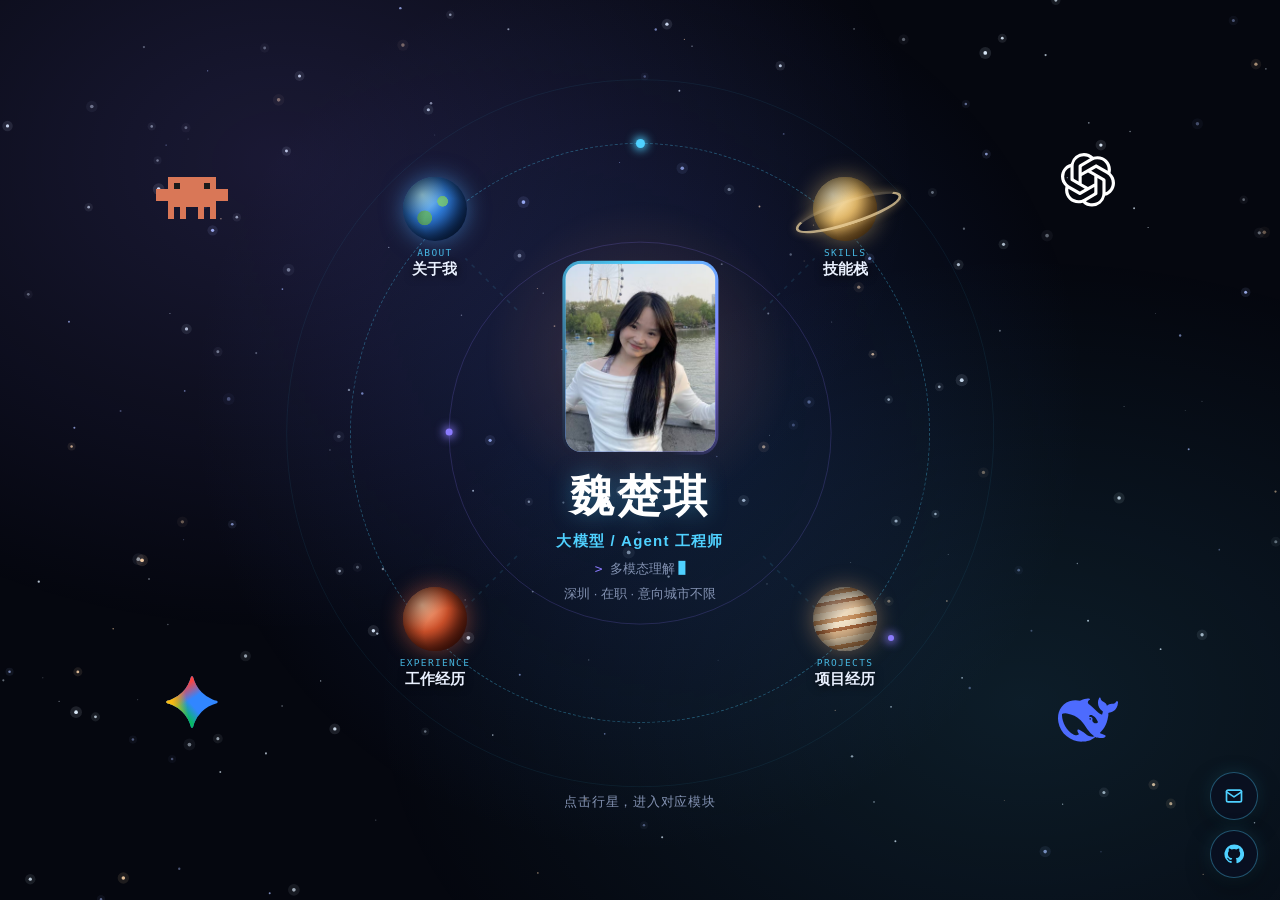
<file: index.html>
<!doctype html>
<html lang="zh-CN">
<head>
  <meta charset="utf-8">
  <meta name="viewport" content="width=device-width, initial-scale=1">
  <title>魏楚琪 · 大模型 / Agent 工程师</title>
  <meta name="description" content="魏楚琪的个人主页：大模型 / Agent 工程师，项目演示、技能与工作经历。">
  <meta name="theme-color" content="#05070f">
  <link rel="stylesheet" href="assets/style.css">
</head>
<body>
  <!-- 全站星空背景 -->
  <canvas class="space" aria-hidden="true"></canvas>

  <!-- ① 首页：名字为恒星，各模块是环绕的行星 -->
  <main class="hub" id="hub">
    <!-- AI 小伙伴：Claude 像素小螃蟹，以及 ChatGPT、Gemini、DeepSeek 官方图标；原地像星星一样闪烁 -->
    <div class="sprites">
      <span class="sprite s-claude" data-name="Claude" style="--x: 15%; --y: 22%; --tw: 0s"><svg class="pixel" viewBox="0 0 12 7" role="img" aria-label="Claude"><rect x="2" y="0" width="1" height="1" fill="#d97757"/><rect x="3" y="0" width="1" height="1" fill="#d97757"/><rect x="4" y="0" width="1" height="1" fill="#d97757"/><rect x="5" y="0" width="1" height="1" fill="#d97757"/><rect x="6" y="0" width="1" height="1" fill="#d97757"/><rect x="7" y="0" width="1" height="1" fill="#d97757"/><rect x="8" y="0" width="1" height="1" fill="#d97757"/><rect x="9" y="0" width="1" height="1" fill="#d97757"/><rect x="2" y="1" width="1" height="1" fill="#d97757"/><rect x="3" y="1" width="1" height="1" fill="#1b1b1b"/><rect x="4" y="1" width="1" height="1" fill="#d97757"/><rect x="5" y="1" width="1" height="1" fill="#d97757"/><rect x="6" y="1" width="1" height="1" fill="#d97757"/><rect x="7" y="1" width="1" height="1" fill="#d97757"/><rect x="8" y="1" width="1" height="1" fill="#1b1b1b"/><rect x="9" y="1" width="1" height="1" fill="#d97757"/><rect x="0" y="2" width="1" height="1" fill="#d97757"/><rect x="1" y="2" width="1" height="1" fill="#d97757"/><rect x="2" y="2" width="1" height="1" fill="#d97757"/><rect x="3" y="2" width="1" height="1" fill="#d97757"/><rect x="4" y="2" width="1" height="1" fill="#d97757"/><rect x="5" y="2" width="1" height="1" fill="#d97757"/><rect x="6" y="2" width="1" height="1" fill="#d97757"/><rect x="7" y="2" width="1" height="1" fill="#d97757"/><rect x="8" y="2" width="1" height="1" fill="#d97757"/><rect x="9" y="2" width="1" height="1" fill="#d97757"/><rect x="10" y="2" width="1" height="1" fill="#d97757"/><rect x="11" y="2" width="1" height="1" fill="#d97757"/><rect x="0" y="3" width="1" height="1" fill="#d97757"/><rect x="1" y="3" width="1" height="1" fill="#d97757"/><rect x="2" y="3" width="1" height="1" fill="#d97757"/><rect x="3" y="3" width="1" height="1" fill="#d97757"/><rect x="4" y="3" width="1" height="1" fill="#d97757"/><rect x="5" y="3" width="1" height="1" fill="#d97757"/><rect x="6" y="3" width="1" height="1" fill="#d97757"/><rect x="7" y="3" width="1" height="1" fill="#d97757"/><rect x="8" y="3" width="1" height="1" fill="#d97757"/><rect x="9" y="3" width="1" height="1" fill="#d97757"/><rect x="10" y="3" width="1" height="1" fill="#d97757"/><rect x="11" y="3" width="1" height="1" fill="#d97757"/><rect x="2" y="4" width="1" height="1" fill="#d97757"/><rect x="3" y="4" width="1" height="1" fill="#d97757"/><rect x="4" y="4" width="1" height="1" fill="#d97757"/><rect x="5" y="4" width="1" height="1" fill="#d97757"/><rect x="6" y="4" width="1" height="1" fill="#d97757"/><rect x="7" y="4" width="1" height="1" fill="#d97757"/><rect x="8" y="4" width="1" height="1" fill="#d97757"/><rect x="9" y="4" width="1" height="1" fill="#d97757"/><rect x="2" y="5" width="1" height="1" fill="#d97757"/><rect x="4" y="5" width="1" height="1" fill="#d97757"/><rect x="7" y="5" width="1" height="1" fill="#d97757"/><rect x="9" y="5" width="1" height="1" fill="#d97757"/><rect x="2" y="6" width="1" height="1" fill="#d97757"/><rect x="4" y="6" width="1" height="1" fill="#d97757"/><rect x="7" y="6" width="1" height="1" fill="#d97757"/><rect x="9" y="6" width="1" height="1" fill="#d97757"/></svg></span>
      <span class="sprite s-gpt" data-name="ChatGPT" style="--x: 85%; --y: 20%; --tw: -1.1s"><svg viewBox="0 0 24 24" fill="currentColor" fill-rule="evenodd" role="img" aria-label="ChatGPT"><path d="M9.205 8.658v-2.26c0-.19.072-.333.238-.428l4.543-2.616c.619-.357 1.356-.523 2.117-.523 2.854 0 4.662 2.212 4.662 4.566 0 .167 0 .357-.024.547l-4.71-2.759a.797.797 0 00-.856 0l-5.97 3.473zm10.609 8.8V12.06c0-.333-.143-.57-.429-.737l-5.97-3.473 1.95-1.118a.433.433 0 01.476 0l4.543 2.617c1.309.76 2.189 2.378 2.189 3.948 0 1.808-1.07 3.473-2.76 4.163zM7.802 12.703l-1.95-1.142c-.167-.095-.239-.238-.239-.428V5.899c0-2.545 1.95-4.472 4.591-4.472 1 0 1.927.333 2.712.928L8.23 5.067c-.285.166-.428.404-.428.737v6.898zM12 15.128l-2.795-1.57v-3.33L12 8.658l2.795 1.57v3.33L12 15.128zm1.796 7.23c-1 0-1.927-.332-2.712-.927l4.686-2.712c.285-.166.428-.404.428-.737v-6.898l1.974 1.142c.167.095.238.238.238.428v5.233c0 2.545-1.974 4.472-4.614 4.472zm-5.637-5.303l-4.544-2.617c-1.308-.761-2.188-2.378-2.188-3.948A4.482 4.482 0 014.21 6.327v5.423c0 .333.143.571.428.738l5.947 3.449-1.95 1.118a.432.432 0 01-.476 0zm-.262 3.9c-2.688 0-4.662-2.021-4.662-4.519 0-.19.024-.38.047-.57l4.686 2.71c.286.167.571.167.856 0l5.97-3.448v2.26c0 .19-.07.333-.237.428l-4.543 2.616c-.619.357-1.356.523-2.117.523zm5.899 2.83a5.947 5.947 0 005.827-4.756C22.287 18.339 24 15.84 24 13.296c0-1.665-.713-3.282-1.998-4.448.119-.5.19-.999.19-1.498 0-3.401-2.759-5.947-5.946-5.947-.642 0-1.26.095-1.88.31A5.962 5.962 0 0010.205 0a5.947 5.947 0 00-5.827 4.757C1.713 5.447 0 7.945 0 10.49c0 1.666.713 3.283 1.998 4.448-.119.5-.19 1-.19 1.499 0 3.401 2.759 5.946 5.946 5.946.642 0 1.26-.095 1.88-.309a5.96 5.96 0 004.162 1.713z"/></svg></span>
      <span class="sprite s-gemini" data-name="Gemini" style="--x: 15%; --y: 78%; --tw: -2.2s"><svg viewBox="0 0 24 24" role="img" aria-label="Gemini"><path d="M20.616 10.835a14.147 14.147 0 01-4.45-3.001 14.111 14.111 0 01-3.678-6.452.503.503 0 00-.975 0 14.134 14.134 0 01-3.679 6.452 14.155 14.155 0 01-4.45 3.001c-.65.28-1.318.505-2.002.678a.502.502 0 000 .975c.684.172 1.35.397 2.002.677a14.147 14.147 0 014.45 3.001 14.112 14.112 0 013.679 6.453.502.502 0 00.975 0c.172-.685.397-1.351.677-2.003a14.145 14.145 0 013.001-4.45 14.113 14.113 0 016.453-3.678.503.503 0 000-.975 13.245 13.245 0 01-2.003-.678z" fill="#3186FF"/><path d="M20.616 10.835a14.147 14.147 0 01-4.45-3.001 14.111 14.111 0 01-3.678-6.452.503.503 0 00-.975 0 14.134 14.134 0 01-3.679 6.452 14.155 14.155 0 01-4.45 3.001c-.65.28-1.318.505-2.002.678a.502.502 0 000 .975c.684.172 1.35.397 2.002.677a14.147 14.147 0 014.45 3.001 14.112 14.112 0 013.679 6.453.502.502 0 00.975 0c.172-.685.397-1.351.677-2.003a14.145 14.145 0 013.001-4.45 14.113 14.113 0 016.453-3.678.503.503 0 000-.975 13.245 13.245 0 01-2.003-.678z" fill="url(#lobe-icons-gemini-fill-0)"/><path d="M20.616 10.835a14.147 14.147 0 01-4.45-3.001 14.111 14.111 0 01-3.678-6.452.503.503 0 00-.975 0 14.134 14.134 0 01-3.679 6.452 14.155 14.155 0 01-4.45 3.001c-.65.28-1.318.505-2.002.678a.502.502 0 000 .975c.684.172 1.35.397 2.002.677a14.147 14.147 0 014.45 3.001 14.112 14.112 0 013.679 6.453.502.502 0 00.975 0c.172-.685.397-1.351.677-2.003a14.145 14.145 0 013.001-4.45 14.113 14.113 0 016.453-3.678.503.503 0 000-.975 13.245 13.245 0 01-2.003-.678z" fill="url(#lobe-icons-gemini-fill-1)"/><path d="M20.616 10.835a14.147 14.147 0 01-4.45-3.001 14.111 14.111 0 01-3.678-6.452.503.503 0 00-.975 0 14.134 14.134 0 01-3.679 6.452 14.155 14.155 0 01-4.45 3.001c-.65.28-1.318.505-2.002.678a.502.502 0 000 .975c.684.172 1.35.397 2.002.677a14.147 14.147 0 014.45 3.001 14.112 14.112 0 013.679 6.453.502.502 0 00.975 0c.172-.685.397-1.351.677-2.003a14.145 14.145 0 013.001-4.45 14.113 14.113 0 016.453-3.678.503.503 0 000-.975 13.245 13.245 0 01-2.003-.678z" fill="url(#lobe-icons-gemini-fill-2)"/><defs><linearGradient gradientUnits="userSpaceOnUse" id="lobe-icons-gemini-fill-0" x1="7" x2="11" y1="15.5" y2="12"><stop stop-color="#08B962"/><stop offset="1" stop-color="#08B962" stop-opacity="0"/></linearGradient><linearGradient gradientUnits="userSpaceOnUse" id="lobe-icons-gemini-fill-1" x1="8" x2="11.5" y1="5.5" y2="11"><stop stop-color="#F94543"/><stop offset="1" stop-color="#F94543" stop-opacity="0"/></linearGradient><linearGradient gradientUnits="userSpaceOnUse" id="lobe-icons-gemini-fill-2" x1="3.5" x2="17.5" y1="13.5" y2="12"><stop stop-color="#FABC12"/><stop offset=".46" stop-color="#FABC12" stop-opacity="0"/></linearGradient></defs></svg></span>
      <span class="sprite s-deepseek" data-name="DeepSeek" style="--x: 85%; --y: 80%; --tw: -0.6s"><svg viewBox="0 0 24 24" fill="currentColor" fill-rule="evenodd" role="img" aria-label="DeepSeek"><path d="M23.748 4.482c-.254-.124-.364.113-.512.234-.051.039-.094.09-.137.136-.372.397-.806.657-1.373.626-.829-.046-1.537.214-2.163.848-.133-.782-.575-1.248-1.247-1.548-.352-.156-.708-.311-.955-.65-.172-.241-.219-.51-.305-.774-.055-.16-.11-.323-.293-.35-.2-.031-.278.136-.356.276-.313.572-.434 1.202-.422 1.84.027 1.436.633 2.58 1.838 3.393.137.093.172.187.129.323-.082.28-.18.552-.266.833-.055.179-.137.217-.329.14a5.526 5.526 0 01-1.736-1.18c-.857-.828-1.631-1.742-2.597-2.458a11.365 11.365 0 00-.689-.471c-.985-.957.13-1.743.388-1.836.27-.098.093-.432-.779-.428-.872.004-1.67.295-2.687.684a3.055 3.055 0 01-.465.137 9.597 9.597 0 00-2.883-.102c-1.885.21-3.39 1.102-4.497 2.623C.082 8.606-.231 10.684.152 12.85c.403 2.284 1.569 4.175 3.36 5.653 1.858 1.533 3.997 2.284 6.438 2.14 1.482-.085 3.133-.284 4.994-1.86.47.234.962.327 1.78.397.63.059 1.236-.03 1.705-.128.735-.156.684-.837.419-.961-2.155-1.004-1.682-.595-2.113-.926 1.096-1.296 2.746-2.642 3.392-7.003.05-.347.007-.565 0-.845-.004-.17.035-.237.23-.256a4.173 4.173 0 001.545-.475c1.396-.763 1.96-2.015 2.093-3.517.02-.23-.004-.467-.247-.588zM11.581 18c-2.089-1.642-3.102-2.183-3.52-2.16-.392.024-.321.471-.235.763.09.288.207.486.371.739.114.167.192.416-.113.603-.673.416-1.842-.14-1.897-.167-1.361-.802-2.5-1.86-3.301-3.307-.774-1.393-1.224-2.887-1.298-4.482-.02-.386.093-.522.477-.592a4.696 4.696 0 011.529-.039c2.132.312 3.946 1.265 5.468 2.774.868.86 1.525 1.887 2.202 2.891.72 1.066 1.494 2.082 2.48 2.914.348.292.625.514.891.677-.802.09-2.14.11-3.054-.614zm1-6.44a.306.306 0 01.415-.287.302.302 0 01.2.288.306.306 0 01-.31.307.303.303 0 01-.304-.308zm3.11 1.596c-.2.081-.399.151-.59.16a1.245 1.245 0 01-.798-.254c-.274-.23-.47-.358-.552-.758a1.73 1.73 0 01.016-.588c.07-.327-.008-.537-.239-.727-.187-.156-.426-.199-.688-.199a.559.559 0 01-.254-.078c-.11-.054-.2-.19-.114-.358.028-.054.16-.186.192-.21.356-.202.767-.136 1.146.016.352.144.618.408 1.001.782.391.451.462.576.685.914.176.265.336.537.445.848.067.195-.019.354-.25.452z" fill="#4D6BFE"/></svg></span>
    </div>

    <div class="orbit">
      <div class="orbit-ring r3" aria-hidden="true"></div>
      <div class="orbit-ring r1" aria-hidden="true"></div>
      <div class="orbit-ring r2" aria-hidden="true"></div>
      <svg class="spokes" aria-hidden="true"></svg>
      <div class="core">
        <div class="corona" aria-hidden="true"></div>
        <!-- 头像：把照片存为 assets/img/avatar.jpg 即自动显示；没有照片时显示“魏”字 -->
        <div class="avatar-wrap">
          <div class="avatar" aria-label="魏楚琪的头像">
            <span>魏</span>
            <img src="assets/img/avatar.jpg" alt="魏楚琪" onerror="this.remove()">
          </div>
        </div>
        <h1>魏楚琪</h1>
        <p class="core-role">大模型 / Agent 工程师</p>
        <p class="core-type" data-type="多模态理解|领域微调与后训练|多 Agent 系统|端侧部署">多模态理解</p>
        <p class="core-facts">深圳 · 在职 · 意向城市不限</p>
      </div>
      <nav class="planets" aria-label="主页模块">
        <a class="planet p-earth" href="#about" style="--i: 0"><i class="globe"></i><span><small>ABOUT</small><b>关于我</b></span></a>
        <a class="planet p-saturn" href="#skills" style="--i: 1"><i class="globe"></i><span><small>SKILLS</small><b>技能栈</b></span></a>
        <a class="planet p-jupiter" href="#projects" style="--i: 2"><i class="globe"></i><span><small>PROJECTS</small><b>项目经历</b></span></a>
        <a class="planet p-mars" href="#experience" style="--i: 3"><i class="globe"></i><span><small>EXPERIENCE</small><b>工作经历</b></span></a>
      </nav>
    </div>
    <p class="hub-facts">深圳 · 在职 · 意向城市不限</p>
    <p class="hub-hint">点击行星，进入对应模块</p>
  </main>

  <!-- ② 详情页：每次只显示一个模块 -->
  <div class="detail" id="detail">
    <header class="detail-bar">
      <div class="wrap">
        <a class="back" href="#">← 返回星系</a>
        <nav class="tabs" aria-label="模块切换">
          <a href="#about"><i class="dot p-earth"></i>关于我</a>
          <a href="#skills"><i class="dot p-saturn"></i>技能栈</a>
          <a href="#projects"><i class="dot p-jupiter"></i>项目经历</a>
          <a href="#experience"><i class="dot p-mars"></i>工作经历</a>
        </nav>
      </div>
    </header>

    <div class="wrap">
      <!-- 关于我 -->
      <section class="section" data-view="about">
        <i class="big-planet p-earth" aria-hidden="true"></i>
        <div class="section-head">
          <p class="eyebrow">ABOUT</p>
          <h2>关于我</h2>
        </div>
        <div class="about">
          <div class="about-text glass">
            <p>具备大模型训练与 Agent 系统研发能力，覆盖多模态理解、金融文档、专利文本与端侧时序等场景，可独立完成领域数据构建、微调与后训练、多 Agent 架构设计及评测驱动的工程落地。</p>
            <p>现任职于深圳市宠智联科技有限公司，负责宠物智能硬件产品线的核心算法：音视频大模型的领域适配、项圈六轴行为识别与端侧部署，以及融合多源证据的意图理解 Agent。</p>
          </div>
          <aside class="about-card glass">
            <dl>
              <dt>现职</dt><dd>大模型工程师 · 深圳市宠智联科技</dd>
              <dt>方向</dt><dd>多模态大模型 · Agent 系统 · 后训练</dd>
              <dt>所在地</dt><dd>深圳（意向城市不限）</dd>
            </dl>
          </aside>
        </div>
        <h3 class="sub-title">关键成果</h3>
        <div class="stats">
          <div class="stat glass"><b>+41.2</b><span>宠物音视频模型狗分类准确率较基座提升（百分点）</span></div>
          <div class="stat glass"><b>95.3%</b><span>研报核查系统封存验收集错误召回率</span></div>
          <div class="stat glass"><b>53.7 万</b><span>由 25,224 页年报构建的可溯源结构化事实</span></div>
          <div class="stat glass"><b>21.6 KB</b><span>INT8 量化后的端侧行为识别模型</span></div>
        </div>
      </section>

      <!-- 技能栈 -->
      <section class="section" data-view="skills">
        <i class="big-planet p-saturn" aria-hidden="true"></i>
        <div class="section-head">
          <p class="eyebrow">SKILLS</p>
          <h2>技能栈</h2>
        </div>
        <div class="skill-grid">
          <article class="skill-card glass"><header><em>01</em><h3>训练框架与分布式</h3></header><ul class="chips"><li>PyTorch</li><li>Transformers</li><li>PEFT / LoRA</li><li>TRL</li><li>LLaMA Factory</li><li>FSDP</li><li>DeepSpeed ZeRO-3</li></ul></article>
          <article class="skill-card glass"><header><em>02</em><h3>后训练方法</h3></header><ul class="chips"><li>SFT</li><li>DPO</li><li>奖励模型</li><li>Best-of-N 重排</li><li>偏好数据构建</li></ul></article>
          <article class="skill-card glass"><header><em>03</em><h3>多模态</h3></header><ul class="chips"><li>Qwen2.5-Omni</li><li>Qwen3.5</li><li>CLAP</li><li>TMRoPE</li><li>IMU 时序建模</li><li>自监督预训练</li><li>QAT / INT8</li><li>TFLite Micro</li></ul></article>
          <article class="skill-card glass"><header><em>04</em><h3>Agent</h3></header><ul class="chips"><li>LangGraph</li><li>LangChain</li><li>ReAct 工具调用</li><li>多 Agent 编排与路由</li><li>人在回路</li><li>Checkpoint 恢复</li><li>结构化输出校验</li><li>MCP</li></ul></article>
          <article class="skill-card glass"><header><em>05</em><h3>RAG 与检索</h3></header><ul class="chips"><li>BM25</li><li>Milvus</li><li>BGE-M3</li><li>RRF 混合检索</li><li>Cross-Encoder 重排</li><li>上下文压缩</li><li>来源溯源</li></ul></article>
          <article class="skill-card glass"><header><em>06</em><h3>推理与工程</h3></header><ul class="chips"><li>vLLM</li><li>Python</li><li>FastAPI</li><li>SSE</li><li>MQTT</li><li>Redis</li><li>PostgreSQL</li><li>SQLite</li><li>Docker</li><li>GitHub Actions</li></ul></article>
        </div>
      </section>

      <!-- 项目经历：两个项目各占一页；左侧视频固定，右侧 STAR 用滚轮逐项切换 -->
      <section class="section projects" data-view="projects">
        <i class="big-planet p-jupiter" aria-hidden="true"></i>
        <div class="projects-top">
          <div class="section-head">
            <p class="eyebrow">PROJECTS</p>
            <h2>项目经历</h2>
          </div>
          <nav class="pager" aria-label="项目切换">
            <button type="button" data-goto="0"><em>01</em>宠物意图理解 Agent</button>
            <button type="button" data-goto="1"><em>02</em>研报数字核查 Agent</button>
          </nav>
        </div>

        <article class="project" data-project="0">
          <div class="project-media">
            <div class="project-video">
              <video id="v-pet" controls preload="metadata" playsinline poster="assets/img/pet-poster.jpg">
                <source src="assets/video/pet-demo.mp4" type="video/mp4">
              </video>
            </div>
            <ul class="chapters" data-chapters="v-pet">
              <li><button data-t="0"><time>0:00</time>案例 1 · 多源证据一致</button></li>
              <li><button data-t="17"><time>0:17</time>案例 2 · 证据冲突与澄清追问</button></li>
              <li><button data-t="49"><time>0:49</time>系统架构</button></li>
            </ul>
          </div>
          <div class="project-body">
            <div class="project-head">
              <h3>宠物意图理解 Agent</h3>
              <span class="when">深圳市宠智联科技 · 2026.05 – 至今</span>
            </div>
            <p class="project-sub">融合音视频与项圈六轴时序证据的多模态意图理解系统。</p>
            <div class="star">
              <nav class="star-nav" aria-label="STAR 切换">
                <button type="button" data-step="0"><b>S</b>背景</button>
                <button type="button" data-step="1"><b>T</b>任务</button>
                <button type="button" data-step="2"><b>A</b>行动</button>
                <button type="button" data-step="3"><b>R</b>结果</button>
              </nav>
              <div class="star-steps">
                <section class="step">
                  <h4>背景<small>SITUATION</small></h4>
                  <p>宠物行为意图高度依赖时序上下文，同一动作在不同时段语义不同；仅凭十余秒的视频片段，单一视觉模型缺乏判断所需的前因后果。</p>
                </section>
                <section class="step">
                  <h4>任务<small>TASK</small></h4>
                  <p>融合视频理解与个体化的项圈行为记录进行意图推断，并在跨模态证据冲突时保证系统不输出无依据结论。</p>
                </section>
                <section class="step">
                  <h4>行动<small>ACTION</small></h4>
                  <ul>
                    <li>基于 Qwen2.5-Omni-7B 原生音视频建模与领域 LoRA 微调，联合训犬师 / 猫行为分析师建立专家复核的标注流程。</li>
                    <li>构建六轴 IMU 端侧行为识别模型，结合自监督预训练与量化感知训练（QAT），模型压缩至 21.6 KB，经 MQTT 实时识别服务接入项圈与 App。</li>
                    <li>基于 LangGraph 设计多 Agent 系统，按拍摄时刻、前后时段、近 7 天三层时间窗检索行为证据，采用假设—验证式工具调用，冲突时触发澄清追问，基于 checkpoint 实现跨进程会话恢复。</li>
                    <li>以代码级输出校验约束证据引用与结论，59 项故障注入测试全部通过。</li>
                  </ul>
                </section>
                <section class="step">
                  <h4>结果<small>RESULT</small></h4>
                  <div class="results">
                    <div class="result"><b>+15.6 / +41.2</b><span>猫 / 狗分类准确率较基座模型提升（百分点）</span></div>
                    <div class="result"><b>100%</b><span>单视频模型误判样本转入澄清追问</span></div>
                    <div class="result"><b>12 → 1</b><span>静音输入下音频幻觉样本数（猫，n=64）</span></div>
                    <div class="result"><b>116 / 117</b><span>多轮评测中 Agent 行为合规轮次</span></div>
                  </div>
                </section>
              </div>
              <p class="star-hint">滚动鼠标切换 · 也可用 ↑ ↓ 键</p>
            </div>
          </div>
        </article>

        <article class="project" data-project="1">
          <div class="project-media">
            <div class="project-video">
              <video id="v-fin" controls preload="metadata" playsinline poster="assets/img/finagent-poster.jpg">
                <source src="assets/video/finagent-demo.mp4" type="video/mp4">
              </video>
            </div>
            <ul class="chapters" data-chapters="v-fin">
              <li><button data-t="0"><time>0:00</time>稿件提交</button></li>
              <li><button data-t="9"><time>0:09</time>复查 Agent</button></li>
              <li><button data-t="15"><time>0:15</time>修订建议</button></li>
              <li><button data-t="24"><time>0:24</time>原文溯源</button></li>
              <li><button data-t="35"><time>0:35</time>系统架构</button></li>
            </ul>
          </div>
          <div class="project-body">
            <div class="project-head">
              <h3>研报数字核查 Agent</h3>
              <span class="when">2026.03 – 2026.09</span>
            </div>
            <p class="project-sub">研报发布前的数字事实核查系统，逐条溯源至上市公司年报原文。演示稿件为比亚迪 2024 年年报点评。</p>
            <div class="star">
              <nav class="star-nav" aria-label="STAR 切换">
                <button type="button" data-step="0"><b>S</b>背景</button>
                <button type="button" data-step="1"><b>T</b>任务</button>
                <button type="button" data-step="2"><b>A</b>行动</button>
                <button type="button" data-step="3"><b>R</b>结果</button>
              </nav>
              <div class="star-steps">
                <section class="step">
                  <h4>背景<small>SITUATION</small></h4>
                  <p>研报数据须与原始披露逐条一致，而质控人力与发布时效双重受限；生成式模型撰写的点评数字错误率在无原文条件下达 77%–84%。</p>
                </section>
                <section class="step">
                  <h4>任务<small>TASK</small></h4>
                  <p>在发布前自动核查稿件中的每个数字，输出原文值与出处定位，并确保实质性错误零漏检。</p>
                </section>
                <section class="step">
                  <h4>行动<small>ACTION</small></h4>
                  <ul>
                    <li>基于版面解析与 PDF 文本层对齐，将 30 家上市公司 25,224 页年报构建为 53.7 万条可溯源结构化事实，并按披露日实施时点控制，规避前视偏差。</li>
                    <li>设计“LLM 结构化抽取 + 规则引擎核验”的混合架构，LLM 仅承担信息抽取，核验结论由确定性规则给出；以 FSDP + LoRA 微调 Qwen3.5-9B 抽取模型，支持本地私有化部署。</li>
                    <li>基于 LangGraph 编排抽取、核验、复查、修订四个 Agent，经与单 Agent 基线对照，引入复查 Agent 单向告警约束。</li>
                    <li>构建证据溯源审核页，支持由稿件数字直接定位并框选年报原件出处。</li>
                  </ul>
                </section>
                <section class="step">
                  <h4>结果<small>RESULT</small></h4>
                  <div class="results">
                    <div class="result"><b>95.3%</b><span>封存验收集错误召回率</span></div>
                    <div class="result"><b>0 vs 111</b><span>实质性错误漏检（本系统 vs 端到端审稿基线）</span></div>
                    <div class="result"><b>2.95%</b><span>误报率</span></div>
                    <div class="result"><b>46 → 7</b><span>微调后抽取模型误报数</span></div>
                  </div>
                </section>
              </div>
              <p class="star-hint">滚动鼠标切换 · 也可用 ↑ ↓ 键</p>
            </div>
          </div>
        </article>
      </section>

      <!-- 工作经历 -->
      <section class="section" data-view="experience">
        <i class="big-planet p-mars" aria-hidden="true"></i>
        <div class="section-head">
          <p class="eyebrow">EXPERIENCE</p>
          <h2>工作经历</h2>
        </div>
        <ol class="timeline">
          <li class="glass">
            <div class="tl-when">2026.05 – 至今</div>
            <h3 class="tl-title">深圳市宠智联科技有限公司 <span>· 大模型工程师</span></h3>
            <ul>
              <li>独立负责宠物音视频理解模型从数据、训练到推理服务的全链路；领域 LoRA 微调后猫 / 狗分类准确率较基座提升 15.6 / 41.2 个百分点，相关论文投稿中。</li>
              <li>负责六轴 IMU 端侧行为识别模型的训练与交付，结合自监督预训练与 QAT，交付 21.6 KB 的 INT8 端侧推理包及 MQTT 实时识别服务。</li>
              <li>设计融合视频与六轴时序证据的多 Agent 意图理解系统，跨模态证据冲突时触发澄清追问。</li>
            </ul>
            <div class="tl-foot"><ul class="chips"><li>Qwen2.5-Omni</li><li>LoRA</li><li>IMU 时序建模</li><li>QAT / INT8</li><li>LangGraph</li><li>MQTT</li></ul><a class="tl-link" href="#projects">查看项目演示 →</a></div>
          </li>
          <li class="glass">
            <div class="tl-when">2025.04 – 2026.05</div>
            <h3 class="tl-title">北京市润平知识产权代理有限公司 <span>· AI 专利代理师</span></h3>
            <ul>
              <li>负责 AI 领域发明专利撰写，将深度学习、Agent 与多模态方案提炼为“技术问题—实现机制—创新点”。</li>
              <li>参与专利代理 Agent 研发，构建专利指令数据集并参与 Qwen2.5-7B-Instruct 的 LoRA 多任务微调，设计“规划—撰写—审查”多 Agent 流程。</li>
            </ul>
            <div class="tl-foot"><ul class="chips"><li>专利撰写</li><li>指令数据集</li><li>LoRA 多任务微调</li><li>RAG</li><li>多 Agent</li></ul></div>
          </li>
        </ol>
      </section>

    </div>
  </div>

  <!-- 联系方式：常驻页面右下角 -->
  <aside class="dock" aria-label="联系方式">
    <a class="dock-btn" href="mailto:muzibu77@gmail.com" data-label="muzibu77@gmail.com" aria-label="发邮件：muzibu77@gmail.com">
      <svg viewBox="0 0 24 24" fill="none" stroke="currentColor" stroke-width="2" stroke-linecap="round" stroke-linejoin="round" aria-hidden="true"><rect x="3" y="5" width="18" height="14" rx="2"/><path d="m3 7 9 6 9-6"/></svg>
    </a>
    <a class="dock-btn" href="https://github.com/muzibu77-star" target="_blank" rel="noopener" data-label="github.com/muzibu77-star" aria-label="GitHub：muzibu77-star">
      <svg viewBox="0 0 24 24" fill="currentColor" aria-hidden="true"><path d="M12 .5a11.5 11.5 0 0 0-3.64 22.41c.58.1.79-.25.79-.56v-2c-3.2.7-3.88-1.37-3.88-1.37-.53-1.33-1.28-1.69-1.28-1.69-1.05-.71.08-.7.08-.7 1.16.08 1.77 1.19 1.77 1.19 1.03 1.77 2.71 1.26 3.37.96.1-.75.4-1.26.73-1.55-2.55-.29-5.24-1.28-5.24-5.69 0-1.26.45-2.29 1.19-3.09-.12-.29-.52-1.46.11-3.05 0 0 .97-.31 3.17 1.18a11 11 0 0 1 5.77 0c2.2-1.49 3.17-1.18 3.17-1.18.63 1.59.23 2.76.11 3.05.74.8 1.19 1.83 1.19 3.09 0 4.42-2.69 5.39-5.25 5.68.41.36.78 1.06.78 2.14v3.17c0 .31.21.67.8.56A11.5 11.5 0 0 0 12 .5Z"/></svg>
    </a>
  </aside>

  <script src="assets/site.js"></script>
</body>
</html>
</file>
<file: assets/style.css>
/* 全站深空主题 */
@property --ang { syntax: "<angle>"; inherits: false; initial-value: 0deg; }
@property --spin { syntax: "<angle>"; inherits: true; initial-value: 0deg; }
:root {
  --bg: #05070f;
  --surface: rgba(12, 20, 42, .62);
  --surface-2: rgba(255, 255, 255, .05);
  --text: #eaf1ff;
  --text-2: #b8c4de;
  --muted: #8392b2;
  --line: rgba(120, 170, 255, .16);
  --accent: #4fd1ff;
  --accent-2: #8b7bff;
  --accent-soft: rgba(79, 209, 255, .12);
  --radius: 14px;
  --font: "PingFang SC", "Microsoft YaHei", "Noto Sans SC", "Helvetica Neue", Arial, sans-serif;
  --mono: "JetBrains Mono", "Cascadia Mono", Consolas, "SFMono-Regular", monospace;
  color-scheme: dark;
  --k: 1;
}
/* 大屏按窗口尺寸整体放大，--k 由 site.js 计算；屏幕相关单位已在各处除以 --k 抵消 */
.hub, .detail, .dock { zoom: var(--k); }

/* 行星外观：首页行星与页内圆点共用 */
.p-earth { --globe: radial-gradient(circle at 62% 38%, rgba(120, 200, 120, .9) 0 9%, transparent 10%), radial-gradient(circle at 34% 64%, rgba(100, 180, 100, .85) 0 12%, transparent 13%), radial-gradient(circle at 30% 28%, #a9e6ff, #2f7bd8 38%, #123a7a 72%, #071633); --glow: rgba(80, 170, 255, .5); }
.p-saturn { --globe: radial-gradient(circle at 30% 28%, #fff1c9, #e3b96a 40%, #9a6a2c 75%, #3d2a12); --glow: rgba(240, 200, 120, .45); }
.p-jupiter { --globe: radial-gradient(circle at 30% 28%, rgba(255, 255, 255, .35), transparent 45%), repeating-linear-gradient(170deg, #e9d2b0 0 8%, #c48a55 8% 13%, #f1dfc2 13% 20%, #a8683d 20% 24%, #dcb68c 24% 32%); --glow: rgba(230, 170, 110, .45); }
.p-mars { --globe: radial-gradient(circle at 30% 28%, #ffc09a, #d0522b 42%, #7a2412 75%, #2a0a05); --glow: rgba(255, 110, 70, .45); }
.p-neptune { --globe: radial-gradient(circle at 30% 28%, #c4f3ff, #3fa9e8 40%, #1d4fb0 72%, #0a1a45); --glow: rgba(90, 190, 255, .5); }

* { box-sizing: border-box; }
html { -webkit-text-size-adjust: 100%; }
body { margin: 0; background: var(--bg); color: var(--text); font: 16px/1.75 var(--font); }
body.no-scroll { overflow: hidden; }
a { color: var(--accent); text-decoration: none; }
a:hover { text-decoration: underline; text-underline-offset: 3px; }
img, video { max-width: 100%; display: block; }
strong { font-weight: 650; color: var(--text); }
.wrap { max-width: 1240px; margin: 0 auto; padding: 0 28px; }
.space { position: fixed; inset: 0; z-index: 0; width: 100%; height: 100%; pointer-events: none; }
.hub, .detail { position: relative; z-index: 1; }
.glass { background: var(--surface); border: 1px solid var(--line); border-radius: var(--radius); -webkit-backdrop-filter: blur(10px); backdrop-filter: blur(10px); box-shadow: 0 10px 30px rgba(0, 0, 0, .35); }

/* ① 首页：名字为恒星，模块为行星 */
.hub { --c1: #4fd1ff; --c2: #8b7bff; min-height: calc(100vh / var(--k)); min-height: calc(100svh / var(--k)); display: grid; place-items: center; align-content: center; gap: 12px; padding: 32px 16px; overflow: hidden; background: radial-gradient(ellipse at 22% 18%, rgba(139, 123, 255, .16), transparent 45%), radial-gradient(ellipse at 80% 78%, rgba(79, 209, 255, .11), transparent 45%), radial-gradient(circle at 50% 45%, rgba(40, 70, 150, .28), transparent 55%); }
.orbit { --R: min(290px, calc(40vw / var(--k)), calc(38vh / var(--k))); --P: 112px; --rx: 0deg; --ry: 0deg; position: relative; z-index: 2; width: calc(var(--R) * 2 + var(--P)); height: calc(var(--R) * 2 + var(--P)); transform: perspective(1200px) rotateX(var(--rx)) rotateY(var(--ry)); transition: transform .4s ease-out; animation: orbit-spin 90s linear infinite; }
/* 行星绕恒星公转；鼠标停在任一行星上（或键盘聚焦）时暂停 */
.orbit:has(.planet:hover, .planet:focus-visible) { animation-play-state: paused; }
@keyframes orbit-spin { to { --spin: 360deg; } }
.orbit-ring { position: absolute; left: 50%; top: 50%; width: calc(var(--R) * 2 * var(--s, 1)); aspect-ratio: 1; translate: -50% -50%; border-radius: 50%; pointer-events: none; }
.orbit-ring.r1 { border: 1.5px dashed rgba(79, 209, 255, .32); animation: spin 80s linear infinite; }
.orbit-ring.r2 { --s: .66; border: 1px solid rgba(139, 123, 255, .2); animation: spin 36s linear infinite reverse; }
.orbit-ring.r3 { --s: 1.22; border: 1px solid rgba(79, 209, 255, .07); }
.orbit-ring.r1::before, .orbit-ring.r2::before, .orbit-ring.r1::after { content: ""; position: absolute; width: 9px; height: 9px; border-radius: 50%; background: var(--c1); box-shadow: 0 0 10px 2px var(--c1); }
.orbit-ring.r1::before { top: -5px; left: calc(50% - 4.5px); }
.orbit-ring.r1::after { bottom: 14%; right: 6%; width: 6px; height: 6px; background: var(--c2); box-shadow: 0 0 10px 2px var(--c2); }
.orbit-ring.r2::before { top: calc(50% - 4px); left: -4px; width: 7px; height: 7px; background: var(--c2); box-shadow: 0 0 10px 2px var(--c2); }
.spokes { position: absolute; inset: 0; width: 100%; height: 100%; overflow: visible; pointer-events: none; rotate: var(--spin); }
.spokes line { stroke: var(--c1); stroke-width: 1.5; stroke-dasharray: 4 6; opacity: .12; transition: opacity .3s; }
.spokes line.on { opacity: 1; stroke-width: 2; animation: flow .9s linear infinite; }
@keyframes flow { to { stroke-dashoffset: -20; } }

.core { position: absolute; left: 50%; top: 50%; z-index: 2; transform: translate(-50%, -50%); display: grid; justify-items: center; text-align: center; animation: rise .8s ease both; }
.corona { position: absolute; left: 50%; top: 96px; width: 340px; height: 340px; translate: -50% -50%; z-index: -1; border-radius: 50%; background: radial-gradient(circle, rgba(255, 210, 140, .22), rgba(255, 150, 90, .08) 35%, transparent 65%); animation: breathe 6s ease-in-out infinite; pointer-events: none; }
@keyframes breathe { 50% { scale: 1.08; opacity: .8; } }
.avatar-wrap { position: relative; padding: 3px; border-radius: 19px; }
.avatar-wrap::before { content: ""; position: absolute; inset: 0; border-radius: inherit; background: conic-gradient(from var(--ang), var(--c1), var(--c2), transparent 45%, transparent 60%, var(--c1)); animation: ang 5s linear infinite; }
@keyframes ang { to { --ang: 360deg; } }
.avatar { position: relative; width: 150px; height: 188px; border-radius: 16px; overflow: hidden; display: grid; place-items: center; background: linear-gradient(135deg, var(--accent), var(--accent-2)); }
.avatar span { color: #fff; font-size: 64px; font-weight: 700; }
.avatar img { position: absolute; inset: 0; width: 100%; height: 100%; object-fit: cover; }
.core h1 { margin: 16px 0 0; color: #fff; font-size: clamp(30px, calc(4.4vw / var(--k)), 44px); line-height: 1.15; letter-spacing: .06em; text-shadow: 0 0 22px rgba(79, 209, 255, .35); }
.core-role { margin: 6px 0 0; color: var(--c1); font-size: 15px; font-weight: 600; letter-spacing: .08em; }
.core-type { min-height: 1.6em; margin: 4px 0 0; color: var(--muted); font-family: var(--mono); font-size: 13px; }
.core-type::before { content: "> "; color: var(--c2); }
.core-type::after { content: ""; display: inline-block; width: 7px; height: 1.05em; margin-left: 3px; vertical-align: -2px; background: var(--c1); animation: blink 1s steps(1) infinite; }
@keyframes blink { 50% { opacity: 0; } }
.core-facts { margin: 2px 0 0; color: var(--muted); font-size: 13px; }

.planets { position: absolute; inset: 0; z-index: 3; pointer-events: none; }
.planet { pointer-events: auto; }
.planet { --a: calc(-135deg + var(--i) * 90deg + var(--spin)); position: absolute; left: 50%; top: 50%; width: var(--P); height: var(--P); margin: calc(var(--P) / -2) 0 0 calc(var(--P) / -2); display: grid; justify-items: center; align-content: center; gap: 6px; text-align: center; color: var(--text); transform: rotate(var(--a)) translate(var(--R)) rotate(calc(-1 * var(--a))); transition: transform .3s ease; animation: fly-out .9s cubic-bezier(.2, .8, .2, 1) both, bob 4.5s ease-in-out infinite; animation-delay: calc(.3s + var(--i) * .1s), calc(var(--i) * -.9s); }
.globe { position: relative; width: 64px; height: 64px; border-radius: 50%; background: var(--globe); box-shadow: inset -9px -8px 16px rgba(0, 0, 0, .55), 0 0 22px var(--glow); transition: box-shadow .3s; }
.globe::before { content: ""; position: absolute; inset: 0; border-radius: 50%; background: radial-gradient(circle at 72% 72%, transparent 38%, rgba(0, 0, 0, .5) 78%); }
.p-jupiter .globe { background-size: 100% 100%, 200% 100%; animation: bands 14s linear infinite; }
@keyframes bands { to { background-position: 0 0, 200% 0; } }
.p-saturn .globe::after { content: ""; position: absolute; left: -32%; top: 36%; width: 164%; height: 30%; border-radius: 50%; border: 3px solid rgba(240, 214, 160, .75); border-top-color: rgba(240, 214, 160, .25); transform: rotate(-18deg); box-shadow: 0 0 10px rgba(240, 200, 120, .35); }
.planet span { display: grid; line-height: 1.35; }
.planet small { color: var(--c1); font-family: var(--mono); font-size: 9.5px; letter-spacing: .14em; opacity: .85; }
.planet b { font-size: 14.5px; font-weight: 650; text-shadow: 0 1px 8px rgba(0, 0, 0, .8); }
.planet:hover, .planet:focus-visible { text-decoration: none; outline: none; transform: rotate(var(--a)) translate(var(--R)) rotate(calc(-1 * var(--a))) scale(1.15); }
.planet:hover .globe, .planet:focus-visible .globe { box-shadow: inset -9px -8px 16px rgba(0, 0, 0, .5), 0 0 0 5px rgba(79, 209, 255, .14), 0 0 40px var(--glow), 0 0 70px var(--glow); }
@keyframes bob { 50% { translate: 0 -7px; } }

/* AI 小伙伴：固定位置，悬停放大并显示名字 */
.sprites { position: absolute; inset: 0; z-index: 1; pointer-events: none; }
.sprite { position: absolute; left: var(--x); top: var(--y); translate: -50% -50%; pointer-events: auto; cursor: default; animation: twinkle 3.6s ease-in-out infinite; animation-delay: var(--tw, 0s); }
.sprite svg { display: block; animation: glow 3.6s ease-in-out infinite; animation-delay: var(--tw, 0s); transition: scale .25s; }
/* 闪烁的十字星光 */
.sprite::before { content: ""; position: absolute; right: -12px; top: -12px; width: 18px; height: 18px; background: #fff; clip-path: polygon(50% 0, 60% 40%, 100% 50%, 60% 60%, 50% 100%, 40% 60%, 0 50%, 40% 40%); filter: drop-shadow(0 0 4px #bfe6ff); opacity: 0; animation: glint 3.6s ease-in-out infinite; animation-delay: var(--tw, 0s); pointer-events: none; }
@keyframes twinkle { 0%, 100% { rotate: -3deg; } 50% { rotate: 3deg; } }
@keyframes glow { 0%, 100% { scale: .94; opacity: .78; filter: drop-shadow(0 0 4px rgba(170, 220, 255, .25)); } 50% { scale: 1.06; opacity: 1; filter: drop-shadow(0 0 14px rgba(170, 220, 255, .75)); } }
@keyframes glint { 0%, 35%, 65%, 100% { opacity: 0; scale: .2; rotate: -30deg; } 50% { opacity: 1; scale: 1; rotate: 0deg; } }
.sprite .pixel { width: 72px; height: 42px; shape-rendering: crispEdges; }
.s-gpt svg { width: 54px; height: 54px; color: #fff; }
.s-deepseek svg { width: 60px; height: 60px; }
.s-gemini svg { width: 56px; height: 56px; }
.sprite:hover svg { animation: none; scale: 1.2; filter: drop-shadow(0 0 16px rgba(170, 220, 255, .8)); }
.sprite::after { content: attr(data-name); position: absolute; left: 50%; top: calc(100% + 8px); translate: -50% 0; padding: 1px 8px; border: 1px solid var(--line); border-radius: 4px; background: rgba(5, 7, 15, .85); color: var(--text); font-family: var(--mono); font-size: 11px; white-space: nowrap; opacity: 0; transition: opacity .2s; }
.sprite:hover::after { opacity: 1; }

.hub-facts { position: relative; z-index: 2; display: none; margin: 0; color: var(--muted); font-size: 13px; }
.hub-hint { position: relative; z-index: 2; margin: 0; color: var(--muted); font-family: var(--mono); font-size: 12.5px; letter-spacing: .06em; animation: fade .8s ease 1s both, pulse 2.6s ease-in-out 2s infinite; }
@keyframes pulse { 50% { opacity: .45; } }
@keyframes spin { to { rotate: 360deg; } }
@keyframes rise { from { opacity: 0; transform: translate(-50%, calc(-50% + 14px)); } }
@keyframes fade { from { opacity: 0; } }
@keyframes fly-out { from { opacity: 0; transform: rotate(var(--a)) translate(0) rotate(calc(-1 * var(--a))) scale(.4); } }

/* 彩蛋：AI 图标对话气泡、小跳；头像超新星 */
.sprite { cursor: pointer; }
.sprite:has(.bubble)::after { opacity: 0 !important; }
.bubble { position: absolute; left: 50%; bottom: calc(100% + 14px); translate: -50% 0; z-index: 5; max-width: 220px; width: max-content; padding: 7px 12px; border: 1px solid rgba(79, 209, 255, .45); border-radius: 12px; background: rgba(8, 14, 32, .92); color: var(--text); font-size: 13px; line-height: 1.5; box-shadow: 0 8px 24px rgba(0, 0, 0, .45), 0 0 18px rgba(79, 209, 255, .2); animation: pop .3s cubic-bezier(.2, 1.4, .4, 1) both; pointer-events: none; }
.bubble::after { content: ""; position: absolute; left: 50%; top: 100%; translate: -50% -5px; width: 10px; height: 10px; rotate: 45deg; background: inherit; border-right: 1px solid rgba(79, 209, 255, .45); border-bottom: 1px solid rgba(79, 209, 255, .45); }
@keyframes pop { from { opacity: 0; scale: .6; } }
.sprite.jump { animation: jump .5s cubic-bezier(.3, 1.6, .5, 1), twinkle 3.6s ease-in-out infinite; }
@keyframes jump { 40% { translate: -50% calc(-50% - 22px); } }
.avatar-wrap { cursor: pointer; }
.avatar-wrap.poke { animation: poke .25s ease; }
@keyframes poke { 50% { scale: .95; } }
.shockwave { position: absolute; left: 50%; top: 96px; width: 120px; height: 120px; translate: -50% -50%; z-index: -1; border-radius: 50%; border: 3px solid rgba(255, 220, 160, .9); box-shadow: 0 0 30px rgba(255, 200, 120, .8), inset 0 0 30px rgba(79, 209, 255, .6); pointer-events: none; animation: shock 1.6s ease-out both; }
@keyframes shock { from { scale: .3; opacity: 1; } to { scale: 9; opacity: 0; } }
.core.supernova .corona { animation: nova 1.6s ease-out; }
@keyframes nova { 20% { scale: 2.6; opacity: 1; background: radial-gradient(circle, rgba(255, 245, 220, .9), rgba(255, 170, 90, .35) 35%, transparent 65%); } }

/* ② 详情页 */
.detail { display: none; min-height: calc(100vh / var(--k)); overflow-x: clip; }
body.in-detail .hub { display: none; }
body.in-detail .detail { display: block; }
.detail-bar { position: sticky; top: 0; z-index: 20; background: rgba(5, 8, 18, .72); -webkit-backdrop-filter: blur(12px); backdrop-filter: blur(12px); border-bottom: 1px solid var(--line); }
.detail-bar .wrap { display: flex; align-items: center; gap: 20px; height: 58px; }
.back { flex: 0 0 auto; color: var(--text); font-weight: 650; font-size: 15px; }
.back:hover { color: var(--accent); text-decoration: none; }
.tabs { display: flex; gap: 6px; overflow-x: auto; margin-left: auto; scrollbar-width: none; }
.tabs a { flex: 0 0 auto; display: inline-flex; align-items: center; gap: 7px; padding: 5px 12px; border: 1px solid transparent; border-radius: 999px; color: var(--text-2); font-size: 14.5px; }
.tabs a:hover { color: var(--text); background: var(--surface-2); text-decoration: none; }
.tabs a[aria-current="page"] { color: var(--accent); border-color: rgba(79, 209, 255, .35); background: var(--accent-soft); font-weight: 600; }
.dot { width: 11px; height: 11px; border-radius: 50%; background: var(--globe); box-shadow: 0 0 8px var(--glow); }
[data-view] { display: none; }
[data-view].is-active { display: block; animation: view-in .5s ease both; }
@keyframes view-in { from { opacity: 0; transform: translateY(14px); } }
.section { position: relative; padding: 44px 0 96px; }
.section > *:not(.big-planet, .deco) { position: relative; z-index: 1; }
/* 详情页背景的大行星，与首页对应模块一致 */
.big-planet { position: absolute; z-index: 0; right: -110px; top: -10px; width: 320px; aspect-ratio: 1; border-radius: 50%; background: var(--globe); box-shadow: inset -46px -36px 70px rgba(0, 0, 0, .7), 0 0 90px var(--glow); opacity: .5; pointer-events: none; animation: float 9s ease-in-out infinite; }
.big-planet.p-jupiter { background-size: 100% 100%, 200% 100%; animation: float 9s ease-in-out infinite, bands 30s linear infinite; }
.big-planet.p-saturn::after { content: ""; position: absolute; left: -34%; top: 38%; width: 168%; height: 26%; border-radius: 50%; border: 6px solid rgba(240, 214, 160, .6); border-top-color: rgba(240, 214, 160, .15); transform: rotate(-18deg); }
.projects .big-planet { right: auto; left: -190px; top: auto; bottom: -170px; opacity: .35; }
@keyframes float { 50% { translate: 0 -14px; } }
.sub-title { margin: 34px 0 14px; color: var(--text); font-size: 18px; }
.sub-title::before { content: ""; display: inline-block; width: 4px; height: 16px; margin-right: 10px; vertical-align: -2px; border-radius: 2px; background: var(--accent); box-shadow: 0 0 10px var(--accent); }
.stats { display: grid; grid-template-columns: repeat(4, minmax(0, 1fr)); gap: 14px; }
.stat { padding: 20px 20px 18px; transition: transform .25s, border-color .25s, box-shadow .25s; }
.stat:hover { transform: translateY(-4px); border-color: rgba(79, 209, 255, .45); box-shadow: 0 14px 36px rgba(0, 0, 0, .4), 0 0 28px rgba(79, 209, 255, .15); }
.stat b { display: block; color: var(--accent); font-size: 30px; line-height: 1.2; font-variant-numeric: tabular-nums; text-shadow: 0 0 18px rgba(79, 209, 255, .4); }
.stat span { display: block; margin-top: 6px; color: var(--text-2); font-size: 13.5px; line-height: 1.6; }
.chips { display: flex; flex-wrap: wrap; gap: 8px; margin: 0; padding: 0; list-style: none; }
.chips li { padding: 3px 12px; border: 1px solid var(--line); border-radius: 999px; background: rgba(79, 209, 255, .06); color: var(--text-2); font-size: 13.5px; transition: border-color .2s, color .2s, background .2s; }
.chips li:hover { border-color: rgba(79, 209, 255, .5); background: var(--accent-soft); color: var(--text); }
.section-head { margin-bottom: 26px; }
.section-head .eyebrow { margin: 0 0 4px; color: var(--accent); font-family: var(--mono); font-size: 13px; letter-spacing: .14em; }
.section-head h2 { margin: 0; color: #fff; font-size: 30px; line-height: 1.3; }

/* 详情页（项目页除外）：内容在屏幕内垂直居中 */
.section[data-view]:not(.projects).is-active { display: flex; flex-direction: column; justify-content: center; min-height: calc(100vh / var(--k) - 58px); min-height: calc(100svh / var(--k) - 58px); padding: 40px 0 70px; }
.section[data-view]:not(.projects).is-active > .section-head { align-self: flex-start; }

/* 详情页装饰：行星轨道与小卫星、北斗七星、人造卫星 */
.deco { position: absolute; inset: 0; z-index: 0; pointer-events: none; }
.deco-orbit { position: absolute; right: -110px; top: -10px; width: 320px; aspect-ratio: 1; }
.deco-orbit i { position: absolute; left: 50%; top: 50%; border: 1px dashed rgba(79, 209, 255, .22); border-radius: 50%; translate: -50% -50%; rotate: -16deg; scale: 1 .42; }
.deco-orbit i:nth-child(1) { width: 150%; aspect-ratio: 1; }
.deco-orbit i:nth-child(2) { width: 190%; aspect-ratio: 1; border-color: rgba(139, 123, 255, .16); }
.deco-moon { position: absolute; left: 50%; top: 50%; width: 0; height: 0; rotate: -16deg; scale: 1 .42; }
.deco-moon::before { content: ""; position: absolute; width: 14px; height: 14px; margin: -7px; border-radius: 50%; background: radial-gradient(circle at 35% 35%, #fff, #9fb6d8 55%, #4a5a78); box-shadow: 0 0 12px rgba(200, 225, 255, .6); offset-path: circle(240px at 0 0); animation: moon 26s linear infinite; }
@keyframes moon { to { offset-distance: 100%; } }
.deco-stars { position: absolute; left: -40px; bottom: 26px; width: 240px; height: 140px; opacity: .85; }
.deco-stars line { stroke: rgba(79, 209, 255, .28); stroke-width: 1; stroke-dasharray: 3 4; }
.deco-stars circle { fill: #dff3ff; filter: drop-shadow(0 0 4px #9fdcff); animation: tw 3s ease-in-out infinite; }
.deco-stars circle:nth-of-type(2n) { animation-delay: -1.2s; }
.deco-stars circle:nth-of-type(3n) { animation-delay: -2.1s; }
.deco-stars text { fill: var(--muted); font-family: var(--mono); font-size: 10px; letter-spacing: .2em; }
@keyframes tw { 50% { opacity: .35; } }
.deco-sat { position: absolute; right: 30px; bottom: 34px; width: 110px; opacity: .8; animation: sat 14s ease-in-out infinite; }
@keyframes sat { 0%, 100% { translate: 0 0; rotate: -8deg; } 50% { translate: -40px -24px; rotate: 6deg; } }

/* 关于我 */
.about { display: grid; grid-template-columns: minmax(0, 1.6fr) minmax(0, 1fr); gap: 24px; align-items: start; }
.about-text { padding: 24px 28px 10px; }
.about-text p { margin: 0 0 16px; color: var(--text-2); font-size: 16.5px; }
.about-card { padding: 22px 24px; }
.about-card dl { margin: 0; display: grid; grid-template-columns: auto minmax(0, 1fr); gap: 10px 18px; font-size: 15px; }
.about-card dt { color: var(--muted); }
.about-card dd { margin: 0; color: var(--text); }

/* 技能栈：卡片网格 */
.skill-grid { display: grid; grid-template-columns: repeat(3, minmax(0, 1fr)); gap: 16px; }
.skill-card { padding: 20px 22px 22px; transition: transform .25s, border-color .25s, box-shadow .25s; }
.skill-card:hover { transform: translateY(-4px); border-color: rgba(79, 209, 255, .45); box-shadow: 0 14px 36px rgba(0, 0, 0, .4), 0 0 28px rgba(79, 209, 255, .14); }
.skill-card header { display: flex; align-items: baseline; gap: 10px; margin-bottom: 14px; }
.skill-card em { color: var(--accent); font-family: var(--mono); font-size: 13px; font-style: normal; }
.skill-card h3 { margin: 0; font-size: 17px; }
/* 技能栈（旧版列表） */
.skill-list { display: grid; grid-template-columns: max-content minmax(0, 1fr); margin: 0; padding: 6px 28px; font-size: 15.5px; }
.skill-list dt, .skill-list dd { padding: 14px 0; border-bottom: 1px solid var(--line); }
.skill-list dt:last-of-type, .skill-list dd:last-of-type { border-bottom: 0; }
.skill-list dt { padding-right: 28px; color: var(--accent); font-weight: 650; white-space: nowrap; }
.skill-list dd { margin: 0; color: var(--text-2); }

/* 项目经历：两页切换；桌面端整页固定，右侧 STAR 用滚轮切换 */
.projects-top { display: flex; flex-wrap: wrap; align-items: flex-end; justify-content: space-between; gap: 14px 24px; margin-bottom: 22px; }
.projects-top .section-head { margin: 0; }
.pager { display: flex; flex-wrap: wrap; gap: 10px; }
.pager button { display: inline-flex; align-items: baseline; gap: 8px; padding: 7px 16px; border: 1px solid var(--line); border-radius: 999px; background: var(--surface); color: var(--text-2); font: inherit; font-size: 14.5px; cursor: pointer; transition: border-color .2s, color .2s, background .2s; }
.pager button em { color: var(--muted); font-family: var(--mono); font-size: 12px; font-style: normal; }
.pager button:hover { color: var(--text); border-color: rgba(79, 209, 255, .4); }
.pager button[aria-current="true"] { color: var(--accent); border-color: var(--accent); background: var(--accent-soft); font-weight: 600; }
.pager button[aria-current="true"] em { color: var(--accent); }
.project { display: none; }
.project.is-current { display: grid; grid-template-columns: minmax(0, 1.15fr) minmax(0, 1fr); gap: 28px; align-items: start; animation: view-in .5s ease both; }
.project-video { border: 1px solid var(--line); border-radius: 14px; overflow: hidden; background: #000; box-shadow: 0 0 0 1px rgba(79, 209, 255, .08), 0 18px 50px rgba(0, 0, 0, .5), 0 0 40px rgba(79, 209, 255, .08); }
.project-video video { width: 100%; aspect-ratio: 16 / 9; object-fit: contain; background: #000; }
.chapters { display: flex; flex-wrap: wrap; gap: 8px; margin: 14px 0 0; padding: 0; list-style: none; }
.chapters button { display: inline-flex; align-items: baseline; gap: 8px; padding: 5px 12px; border: 1px solid var(--line); border-radius: 999px; background: var(--surface); color: var(--text-2); font: inherit; font-size: 13.5px; cursor: pointer; }
.chapters button:hover { border-color: var(--accent); color: var(--text); }
.chapters button.active { border-color: var(--accent); background: var(--accent-soft); color: var(--text); }
.chapters time { font-family: var(--mono); font-size: 12px; color: var(--accent); }
.project-body { display: flex; flex-direction: column; min-height: 0; }
.project-head { display: flex; flex-wrap: wrap; align-items: baseline; justify-content: space-between; gap: 2px 16px; }
.project-head h3 { margin: 0; font-size: 23px; line-height: 1.4; }
.project-head .when { color: var(--muted); font-size: 13.5px; }
.project-sub { margin: 4px 0 0; color: var(--text-2); font-size: 15px; }
.star { display: grid; grid-template-columns: auto minmax(0, 1fr); grid-template-rows: auto auto; gap: 10px 18px; margin-top: 18px; }
.star-nav { position: relative; align-self: start; display: grid; gap: 14px; padding: 6px 0; }
.star-nav::before { content: ""; position: absolute; left: 17px; top: 24px; bottom: 24px; width: 2px; background: linear-gradient(var(--accent), var(--accent-2)); opacity: .25; }
.star-nav button { position: relative; display: flex; align-items: center; gap: 10px; padding: 0; border: 0; background: none; color: var(--muted); font: inherit; font-size: 14px; cursor: pointer; }
.star-nav b { display: grid; place-items: center; width: 36px; height: 36px; border: 1.5px solid var(--line); border-radius: 50%; background: var(--bg); color: var(--text-2); font-family: var(--mono); font-size: 14px; transition: all .25s; }
.star-nav button:hover { color: var(--text); }
.star-nav button[aria-current="true"] { color: var(--text); font-weight: 600; }
.star-nav button[aria-current="true"] b { border-color: var(--accent); background: var(--accent-soft); color: var(--accent); box-shadow: 0 0 16px rgba(79, 209, 255, .45); }
.star-steps { position: relative; min-height: 340px; }
.step { display: none; padding: 22px 24px; background: var(--surface); border: 1px solid var(--line); border-radius: var(--radius); -webkit-backdrop-filter: blur(10px); backdrop-filter: blur(10px); }
.step.is-active { display: block; animation: step-in .45s ease both; }
.step.is-active.from-up { animation-name: step-in-up; }
@keyframes step-in { from { opacity: 0; transform: translateY(26px); } }
@keyframes step-in-up { from { opacity: 0; transform: translateY(-26px); } }
.step h4 { display: flex; align-items: baseline; gap: 10px; margin: 0 0 10px; color: var(--accent); font-size: 17px; }
.step h4 small { color: var(--muted); font-family: var(--mono); font-size: 11.5px; font-weight: 400; letter-spacing: .1em; }
.step p { margin: 0; color: var(--text-2); font-size: 15.5px; line-height: 1.85; }
.step ul { margin: 0; padding-left: 1.1em; color: var(--text-2); font-size: 15px; }
.step li { margin: 6px 0; }
.step li::marker { color: var(--accent); }
.star-hint { grid-column: 2; margin: 0; color: var(--muted); font-family: var(--mono); font-size: 12px; letter-spacing: .04em; }
.star-hint::before { content: ""; display: inline-block; width: 9px; height: 14px; margin-right: 8px; vertical-align: -2px; border: 1.5px solid var(--muted); border-radius: 6px; background: linear-gradient(var(--accent), var(--accent)) center 3px / 1.5px 4px no-repeat; animation: wheel 1.6s ease-in-out infinite; }
@keyframes wheel { 50% { background-position: center 7px; } }
.results { display: grid; grid-template-columns: repeat(2, minmax(0, 1fr)); gap: 10px; }
.result { padding: 14px 16px; border: 1px solid var(--line); border-radius: 10px; background: var(--surface-2); }
.result b { display: block; font-size: 22px; line-height: 1.25; color: var(--accent); font-variant-numeric: tabular-nums; text-shadow: 0 0 14px rgba(79, 209, 255, .35); }
.result span { display: block; margin-top: 4px; color: var(--muted); font-size: 12.5px; line-height: 1.5; }

/* 工作经历 */
.timeline { position: relative; margin: 0; padding: 0 0 0 32px; list-style: none; }
.timeline::before { content: ""; position: absolute; left: 7px; top: 12px; bottom: 12px; width: 2px; background: linear-gradient(var(--accent), var(--accent-2)); opacity: .35; }
.timeline > li { position: relative; margin-bottom: 18px; padding: 18px 24px; }
.timeline > li:last-child { margin-bottom: 0; }
.timeline > li::before { content: ""; position: absolute; left: -32px; top: 24px; width: 16px; height: 16px; border-radius: 50%; background: var(--bg); border: 3px solid var(--accent); box-shadow: 0 0 12px rgba(79, 209, 255, .6); }
.tl-when { color: var(--accent); font-family: var(--mono); font-size: 13px; }
.tl-title { margin: 2px 0 0; font-size: 18px; line-height: 1.5; }
.tl-title span { color: var(--text-2); font-weight: 500; }
.tl-foot { display: flex; flex-wrap: wrap; align-items: center; justify-content: space-between; gap: 10px 16px; margin-top: 14px; padding-top: 14px; border-top: 1px dashed var(--line); }
.tl-link { color: var(--accent); font-size: 14px; font-weight: 600; white-space: nowrap; }
.timeline ul { margin: 8px 0 0; padding-left: 1.1em; color: var(--text-2); font-size: 15.5px; }
.timeline ul li { margin: 4px 0; }
.timeline ul li::marker { color: var(--accent); }

/* 联系方式：常驻右下角 */
.dock { position: fixed; right: 22px; bottom: 22px; z-index: 50; display: grid; gap: 10px; }
.dock-btn { position: relative; display: grid; place-items: center; width: 48px; height: 48px; border: 1px solid rgba(79, 209, 255, .35); border-radius: 50%; background: rgba(10, 16, 34, .78); -webkit-backdrop-filter: blur(10px); backdrop-filter: blur(10px); color: var(--accent); box-shadow: 0 8px 24px rgba(0, 0, 0, .45), 0 0 18px rgba(79, 209, 255, .15); transition: transform .2s, box-shadow .2s, border-color .2s; }
.dock-btn svg { width: 20px; height: 20px; }
.dock-btn::after { content: attr(data-label); position: absolute; right: calc(100% + 10px); top: 50%; translate: 0 -50%; padding: 4px 12px; border: 1px solid var(--line); border-radius: 8px; background: rgba(5, 8, 18, .9); color: var(--text); font-size: 13px; white-space: nowrap; opacity: 0; pointer-events: none; transition: opacity .2s, translate .2s; }
.dock-btn:hover, .dock-btn:focus-visible { text-decoration: none; outline: none; transform: scale(1.08); border-color: var(--accent); box-shadow: 0 8px 24px rgba(0, 0, 0, .45), 0 0 26px rgba(79, 209, 255, .45); }
.dock-btn:hover::after, .dock-btn:focus-visible::after { opacity: 1; translate: -4px -50%; }
/* 联系方式（旧版独立页） */
.contact-links { display: flex; flex-wrap: wrap; gap: 14px; margin: 0; padding: 0; list-style: none; }
.contact-links a { display: inline-flex; align-items: center; gap: 10px; height: 50px; padding: 0 22px; color: var(--text); font-size: 15.5px; transition: border-color .2s, box-shadow .2s; }
.contact-links a:hover { border-color: var(--accent); box-shadow: 0 0 24px rgba(79, 209, 255, .25); text-decoration: none; }
.contact-links svg { width: 18px; height: 18px; flex: 0 0 auto; color: var(--accent); }
.copyright { margin-top: 36px; color: var(--muted); font-size: 13px; }

/* 桌面端：项目页固定在一屏内，不随页面滚动 */
@media (min-width: 901px) {
  .projects.is-active { display: flex; flex-direction: column; height: calc(100vh / var(--k) - 58px); height: calc(100svh / var(--k) - 58px); padding: 26px 0 22px; }
  .projects .project.is-current { flex: 1; min-height: 0; align-items: center; }
  .projects .star-steps { min-height: 300px; }
  .projects .step { max-height: calc(100vh / var(--k) - 360px); max-height: calc(100svh / var(--k) - 360px); overflow-y: auto; scrollbar-width: thin; }
}
@media (max-width: 900px) {
  .about { grid-template-columns: minmax(0, 1fr); }
  .deco-orbit, .deco-sat { display: none; }
  .deco-stars { opacity: .45; }
  .stats { grid-template-columns: repeat(2, minmax(0, 1fr)); }
  .skill-grid { grid-template-columns: repeat(2, minmax(0, 1fr)); }
  .big-planet { width: 220px; right: -90px; opacity: .35; }
  .project.is-current { grid-template-columns: minmax(0, 1fr); }
  .star { grid-template-columns: minmax(0, 1fr); }
  .star-nav, .star-hint { display: none; }
  .star-steps { min-height: 0; display: grid; gap: 12px; }
  .step { display: block; }
}
@media (max-width: 640px) {
  .wrap { padding: 0 16px; }
  .orbit { --R: min(calc(42vw / var(--k)), 170px); --P: 78px; }
  .avatar { width: 80px; height: 100px; border-radius: 12px; }
  .avatar-wrap { border-radius: 15px; }
  .corona { top: 52px; width: 220px; height: 220px; }
  .core h1 { margin-top: 8px; font-size: 24px; }
  .core-role { font-size: 12px; margin-top: 2px; }
  .core-type, .core-facts { display: none; }
  .hub-facts { display: block; }
  .globe { width: 44px; height: 44px; }
  .planet { gap: 3px; }
  .planet small { font-size: 8px; }
  .planet b { font-size: 12.5px; }
  .sprite .pixel { width: 48px; height: 28px; }
  .s-gpt svg { width: 36px; height: 36px; }
  .s-deepseek svg { width: 40px; height: 40px; }
  .s-gemini svg { width: 38px; height: 38px; }
  .detail-bar .wrap { gap: 10px; }
  .tabs a { padding: 4px 9px; font-size: 13.5px; }
  .section { padding-top: 32px; }
  .about-text, .about-card, .step { padding: 18px; }
  .skill-list { grid-template-columns: minmax(0, 1fr); padding: 4px 18px; }
  .skill-list dt { padding-bottom: 0; border-bottom: 0; }
  .skill-list dd { padding-top: 2px; }
  .timeline > li { padding: 16px 18px; }
  .skill-grid { grid-template-columns: minmax(0, 1fr); }
  .stat b { font-size: 24px; }
  .dock { right: 14px; bottom: 14px; }
  .dock-btn { width: 42px; height: 42px; }
}
@media (prefers-reduced-motion: reduce) {
  *, *::before, *::after { animation: none !important; transition: none !important; }
}
</file>
